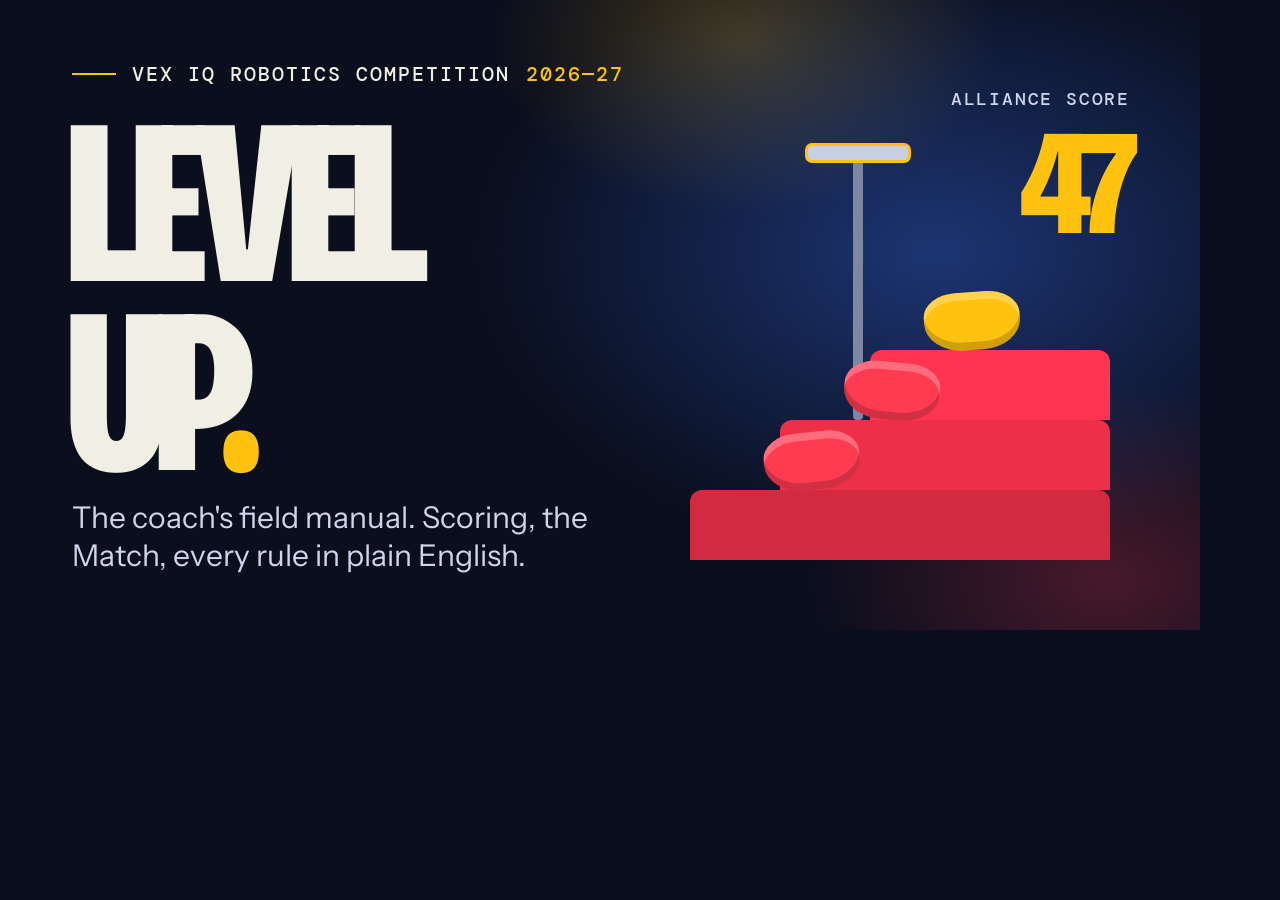
<file: og.html>
<!doctype html>
<html lang="en">
<head>
<meta charset="utf-8">
<meta name="viewport" content="width=device-width, initial-scale=1">
<meta name="robots" content="noindex">
<title>Social card · Level Up</title>
<link rel="preconnect" href="https://fonts.googleapis.com">
<link rel="preconnect" href="https://fonts.gstatic.com" crossorigin>
<link rel="stylesheet" href="https://fonts.googleapis.com/css2?family=Bricolage+Grotesque:opsz,wdth,wght@12..96,75..100,200..800&family=DM+Mono:wght@400;500&family=Instrument+Sans:wght@400..700&display=swap">
<style>
  /* Source for og.png (1200x630). Open at a 1200x630 viewport to re-render. */
  html, body { margin: 0; background: #0a0e1d; }
  .card { width: 1200px; height: 630px; position: relative; overflow: hidden; color: #f1eee3; font-family: "Instrument Sans", system-ui, sans-serif;
    background: radial-gradient(55% 70% at 78% 40%, rgb(58 116 255 / .38), transparent 70%), radial-gradient(35% 45% at 92% 92%, rgb(255 59 82 / .25), transparent 70%), radial-gradient(30% 40% at 62% 6%, rgb(255 194 14 / .22), transparent 70%), #0a0e1d; }
  .eyebrow { position: absolute; left: 72px; top: 64px; font: 500 20px/1 "DM Mono", monospace; letter-spacing: .1em; text-transform: uppercase; display: flex; align-items: center; gap: 16px; }
  .eyebrow i { width: 44px; height: 2px; background: #ffc20e; }
  .eyebrow b { color: #ffc20e; font-weight: 500; }
  h1 { position: absolute; left: 66px; bottom: 142px; margin: 0; font: 800 236px/.8 "Bricolage Grotesque", sans-serif; letter-spacing: -.055em; text-transform: uppercase; font-stretch: 75%; font-variation-settings: "opsz" 96, "wdth" 75; }
  h1 span { display: block; }
  h1 i { font-style: normal; color: #ffc20e; }
  .tag { position: absolute; left: 72px; bottom: 56px; font-size: 30px; color: #cfd5ea; max-width: 520px; line-height: 1.25; }
  .stack { position: absolute; right: 90px; bottom: 70px; width: 420px; }
  .step { position: absolute; right: 0; border-radius: 12px 12px 0 0; }
  .s1 { width: 420px; height: 70px; bottom: 0; background: #d42a40; }
  .s2 { width: 330px; height: 70px; bottom: 70px; background: #d42a40; filter: brightness(1.12); }
  .s3 { width: 240px; height: 70px; bottom: 140px; background: #d42a40; filter: brightness(1.25); }
  .bag { position: absolute; width: 96px; height: 58px; border-radius: 34% 34% 40% 40% / 40% 40% 50% 50%; box-shadow: inset 0 -8px 0 rgb(0 0 0 / .18), inset 0 8px 0 rgb(255 255 255 / .25); }
  .b1 { right: 250px; bottom: 70px; background: #ff3b52; transform: rotate(-6deg); }
  .b2 { right: 170px; bottom: 140px; background: #ff3b52; transform: rotate(5deg); }
  .b3 { right: 90px; bottom: 210px; background: #ffc20e; transform: rotate(-4deg); }
  .pts { position: absolute; right: 70px; top: 90px; text-align: right; font: 500 18px/1 "DM Mono", monospace; letter-spacing: .1em; text-transform: uppercase; color: #cfd5ea; }
  .pts b { display: block; font: 800 150px/.9 "Bricolage Grotesque", sans-serif; letter-spacing: -.05em; color: #ffc20e; margin-top: 8px; font-stretch: 80%; font-variation-settings: "opsz" 96, "wdth" 80; }
  .pole { position: absolute; right: 337px; bottom: 210px; width: 10px; height: 270px; background: #7d86a3; border-radius: 4px; }
  .plat { position: absolute; right: 292px; bottom: 470px; width: 100px; height: 14px; background: #c9cfe3; border-radius: 4px; box-shadow: 0 0 0 3px #ffc20e; }
</style>
</head>
<body>
<div class="card">
  <div class="eyebrow"><i></i>VEX IQ Robotics Competition <b>2026—27</b></div>
  <div class="pts">Alliance score<b>47</b></div>
  <div class="pole"></div><div class="plat"></div>
  <div class="stack"><div class="step s1"></div><div class="step s2"></div><div class="step s3"></div><div class="bag b1"></div><div class="bag b2"></div><div class="bag b3"></div></div>
  <h1><span>Level</span><span>Up<i>.</i></span></h1>
  <div class="tag">The coach's field manual. Scoring, the Match, every rule in plain English.</div>
</div>
</body>
</html>
</file>
